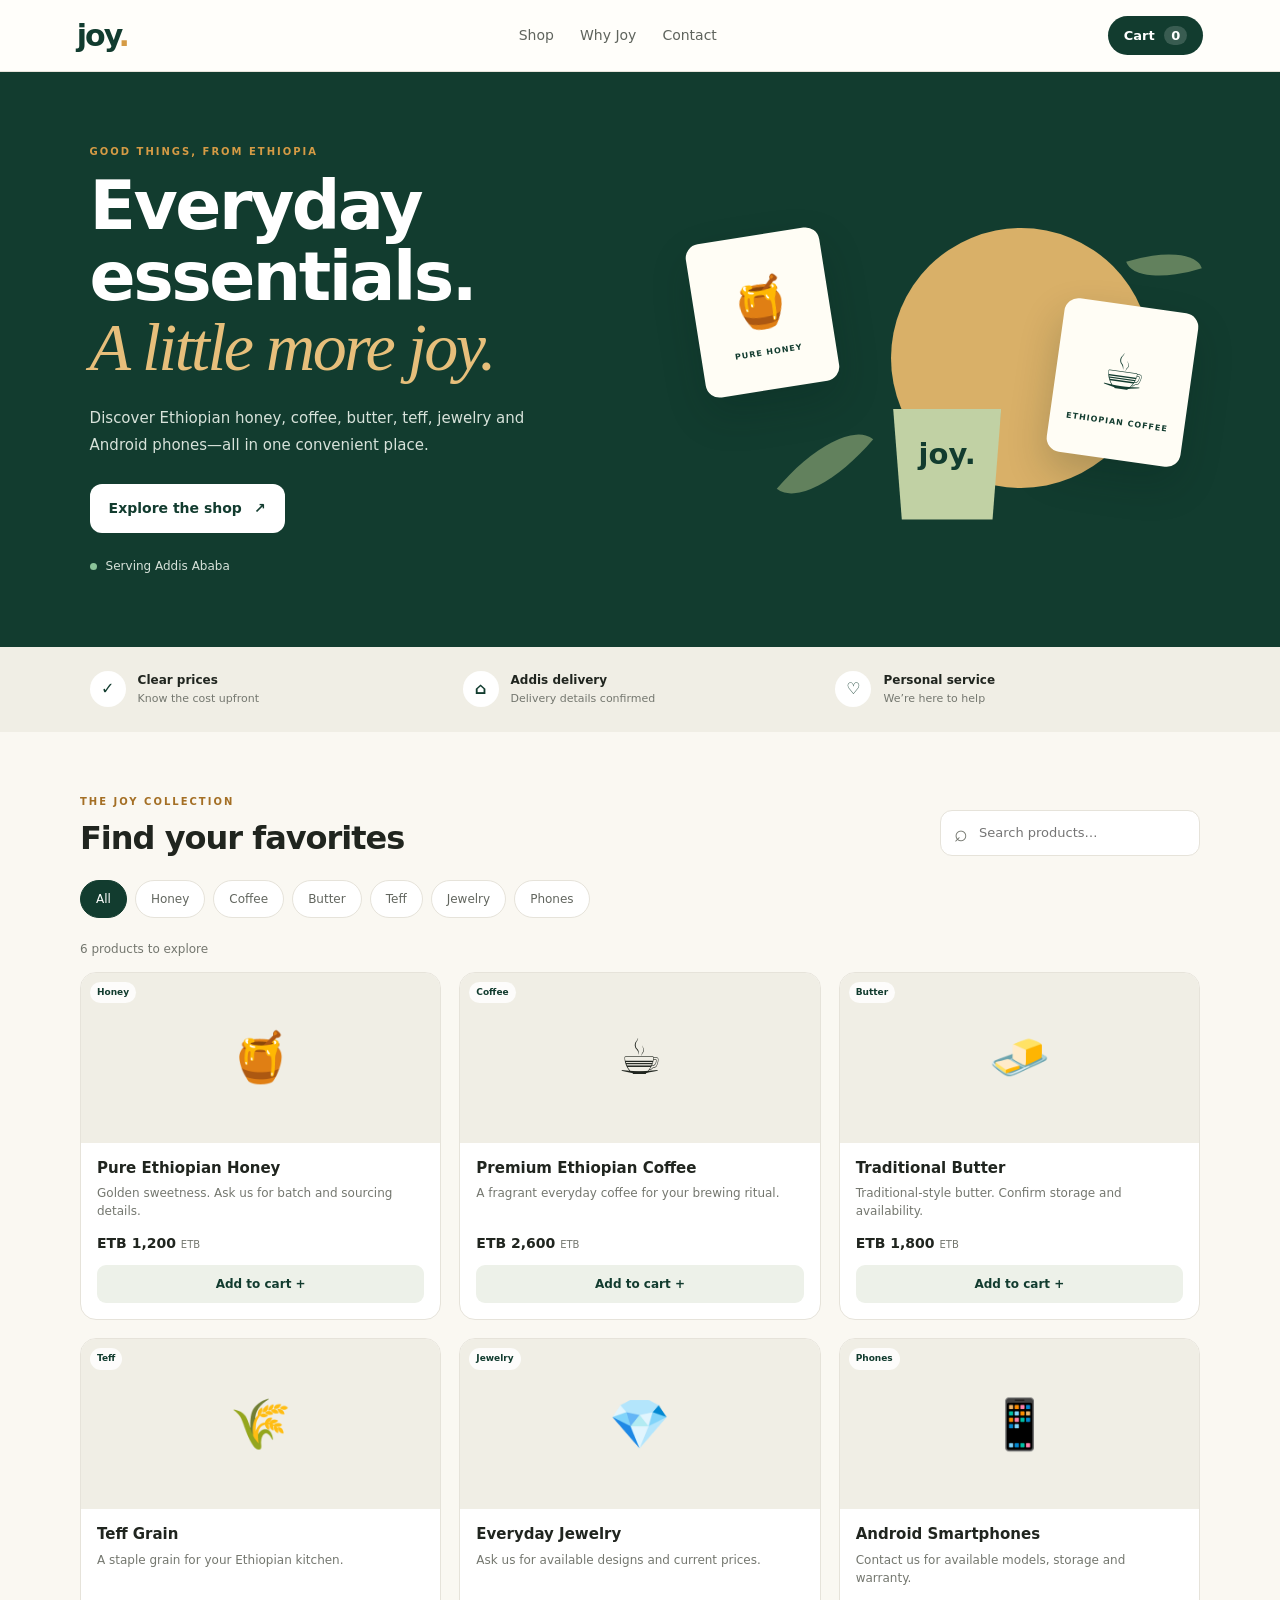
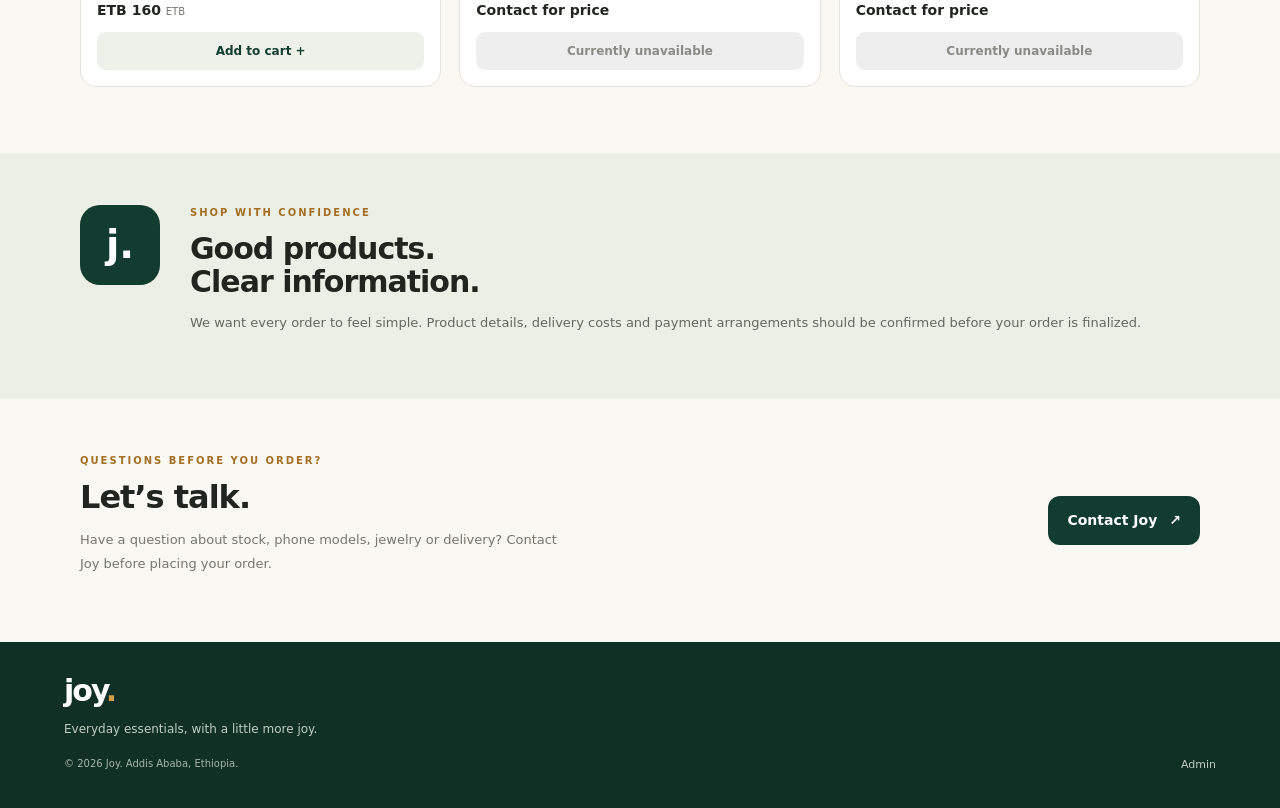
<file: index.html>
<!doctype html>
<html lang="en">
<head>
  <meta charset="utf-8">
  <meta name="viewport" content="width=device-width, initial-scale=1">
  <meta name="theme-color" content="#123c2f">
  <meta name="description" content="Shop Ethiopian honey, coffee, butter, teff, jewelry and Android phones with Joy.">
  <title>Joy — Ethiopian favorites, delivered</title>
  <link rel="stylesheet" href="styles.css">
  <script defer src="store.js"></script>
</head>
<body class="store-page">
  <header class="site-header">
    <a class="brand" href="index.html" aria-label="Joy home">joy<span>.</span></a>
    <nav class="desktop-nav" aria-label="Main navigation">
      <a href="#shop">Shop</a><a href="#why-joy">Why Joy</a><a href="#contact">Contact</a>
    </nav>
    <button class="cart-trigger" id="cart-trigger" aria-label="Open shopping cart">Cart <span id="cart-count">0</span></button>
  </header>

  <main>
    <section class="hero">
      <div class="hero-copy">
        <p class="eyebrow">GOOD THINGS, FROM ETHIOPIA</p>
        <h1>Everyday essentials.<br><em>A little more joy.</em></h1>
        <p class="hero-intro">Discover Ethiopian honey, coffee, butter, teff, jewelry and Android phones—all in one convenient place.</p>
        <a class="button button-light" href="#shop">Explore the shop <span aria-hidden="true">↗</span></a>
        <div class="hero-note"><span class="tiny-dot"></span> Serving Addis Ababa</div>
      </div>
      <div class="hero-art" aria-label="Illustration of honey, coffee, grain and shopping bag">
        <div class="sun-disc"></div>
        <div class="art-card art-card-honey"><span>🍯</span><small>PURE HONEY</small></div>
        <div class="art-card art-card-coffee"><span>☕</span><small>ETHIOPIAN COFFEE</small></div>
        <div class="art-bag"><span>joy.</span></div>
        <div class="art-leaf leaf-one"></div><div class="art-leaf leaf-two"></div>
      </div>
    </section>

    <section class="trust-strip" id="why-joy">
      <div><span class="trust-icon">✓</span><span><b>Clear prices</b><small>Know the cost upfront</small></span></div>
      <div><span class="trust-icon">⌂</span><span><b>Addis delivery</b><small>Delivery details confirmed</small></span></div>
      <div><span class="trust-icon">♡</span><span><b>Personal service</b><small>We’re here to help</small></span></div>
    </section>

    <section class="shop-section section-wrap" id="shop">
      <div class="section-heading">
        <div><p class="eyebrow">THE JOY COLLECTION</p><h2>Find your favorites</h2></div>
        <label class="search-box"><span aria-hidden="true">⌕</span><input id="product-search" type="search" placeholder="Search products…" aria-label="Search products"></label>
      </div>
      <div class="category-tabs" id="category-tabs" aria-label="Filter by category"></div>
      <p class="results-line" id="results-line">Our current picks</p>
      <div class="product-grid" id="product-grid"></div>
    </section>

    <section class="story-band section-wrap">
      <div class="story-mark">j.</div>
      <div><p class="eyebrow">SHOP WITH CONFIDENCE</p><h2>Good products.<br>Clear information.</h2><p>We want every order to feel simple. Product details, delivery costs and payment arrangements should be confirmed before your order is finalized.</p></div>
    </section>

    <section class="contact-section section-wrap" id="contact">
      <div><p class="eyebrow">QUESTIONS BEFORE YOU ORDER?</p><h2>Let’s talk.</h2><p>Have a question about stock, phone models, jewelry or delivery? Contact Joy before placing your order.</p></div>
      <a class="button button-dark" id="contact-link" href="mailto:hello@joy.example">Contact Joy <span aria-hidden="true">↗</span></a>
    </section>
  </main>

  <footer class="site-footer"><a class="brand brand-footer" href="#">joy<span>.</span></a><p>Everyday essentials, with a little more joy.</p><small>© <span id="year"></span> Joy. Addis Ababa, Ethiopia.</small><a class="admin-link" href="admin.html">Admin</a></footer>

  <div class="drawer-backdrop" id="drawer-backdrop" hidden></div>
  <aside class="cart-drawer" id="cart-drawer" aria-label="Shopping cart" aria-hidden="true">
    <div class="drawer-head"><div><p class="eyebrow">YOUR SELECTION</p><h2>Your cart</h2></div><button class="icon-button" id="close-cart" aria-label="Close cart">×</button></div>
    <div class="cart-items" id="cart-items"></div>
    <div class="cart-summary" id="cart-summary"></div>
    <button class="button button-dark full-button" id="checkout-button">Continue to checkout</button>
    <p class="microcopy">Delivery fee and final order details are confirmed before dispatch.</p>
  </aside>

  <dialog class="checkout-dialog" id="checkout-dialog">
    <form id="checkout-form" class="checkout-form">
      <div class="drawer-head"><div><p class="eyebrow">ALMOST THERE</p><h2>Delivery details</h2></div><button type="button" class="icon-button" id="close-checkout" aria-label="Close checkout">×</button></div>
      <p class="form-note">This demo saves orders on this device only. It does not process payments or send your details to a server.</p>
      <label>Full name<input name="name" autocomplete="name" required placeholder="Your name"></label>
      <label>Phone number<input name="phone" type="tel" autocomplete="tel" required placeholder="+251…"></label>
      <label>Delivery area / neighborhood<input name="area" required placeholder="e.g. Bole, Piassa, Ayertena"></label>
      <label>Full delivery address<textarea name="address" rows="2" required placeholder="Building, landmark and directions"></textarea></label>
      <label>Payment method<select name="payment" required><option value="COD">Cash on delivery</option><option value="Online payment (to be enabled)">Online payment (coming soon)</option></select></label>
      <label>Order note (optional)<textarea name="note" rows="2" placeholder="Preferred delivery time, product questions…"></textarea></label>
      <div id="checkout-total" class="checkout-total"></div>
      <button class="button button-dark full-button" type="submit">Place demo order</button>
    </form>
  </dialog>

  <div class="toast" id="toast" role="status" aria-live="polite"></div>
</body>
</html>
</file>
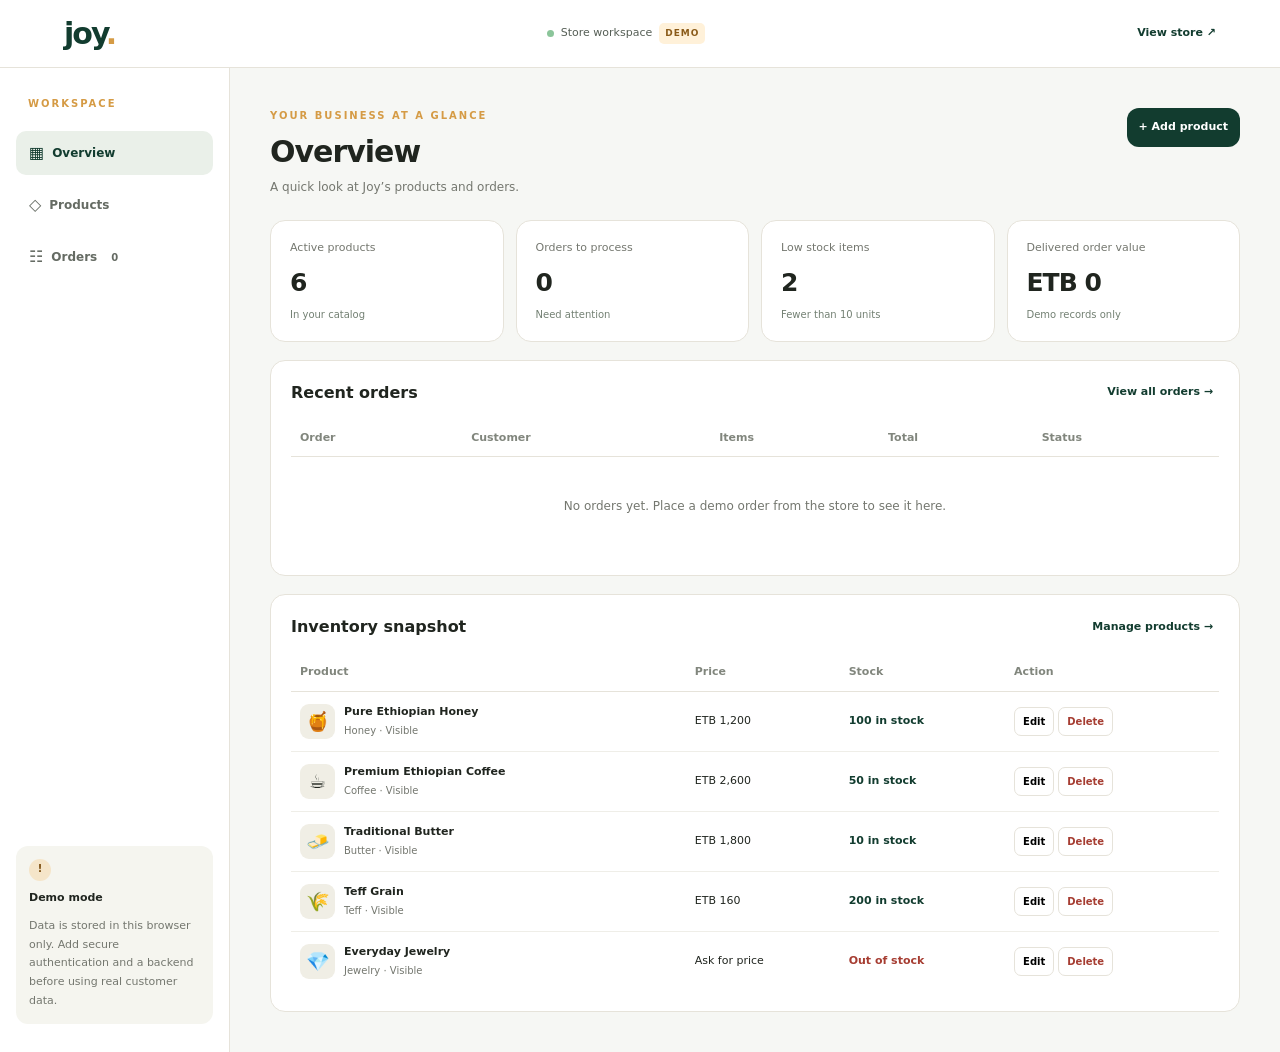
<file: admin.html>
<!doctype html>
<html lang="en">
<head>
  <meta charset="utf-8">
  <meta name="viewport" content="width=device-width, initial-scale=1">
  <meta name="theme-color" content="#123c2f">
  <title>Joy Admin — Store dashboard</title>
  <link rel="stylesheet" href="styles.css">
  <script defer src="admin.js"></script>
</head>
<body class="admin-page">
  <header class="admin-topbar">
    <a class="brand" href="index.html">joy<span>.</span></a>
    <div class="admin-top-label"><span class="status-dot"></span> Store workspace <span class="demo-pill">DEMO</span></div>
    <a class="view-store-link" href="index.html">View store ↗</a>
  </header>
  <main class="admin-layout">
    <aside class="admin-sidebar">
      <p class="eyebrow">WORKSPACE</p>
      <button class="side-link active" data-view="overview"><span>▦</span> Overview</button>
      <button class="side-link" data-view="products"><span>◇</span> Products</button>
      <button class="side-link" data-view="orders"><span>☷</span> Orders <span id="nav-order-count" class="nav-count">0</span></button>
      <div class="sidebar-note"><span class="sidebar-note-icon">!</span><b>Demo mode</b><p>Data is stored in this browser only. Add secure authentication and a backend before using real customer data.</p></div>
    </aside>
    <section class="admin-content">
      <div class="admin-welcome"><div><p class="eyebrow" id="admin-eyebrow">YOUR BUSINESS AT A GLANCE</p><h1 id="admin-title">Overview</h1><p id="admin-subtitle">A quick look at Joy’s products and orders.</p></div><button class="button button-dark admin-add-button" id="top-add-product">+ Add product</button></div>
      <div id="admin-view"></div>
    </section>
  </main>

  <dialog class="admin-dialog" id="product-dialog">
    <form id="product-form" class="admin-form">
      <div class="drawer-head"><div><p class="eyebrow">PRODUCT CATALOG</p><h2 id="product-dialog-title">Add product</h2></div><button type="button" class="icon-button" id="close-product-dialog" aria-label="Close">×</button></div>
      <input type="hidden" name="id">
      <label>Product name<input name="name" required maxlength="90" placeholder="e.g. Sidama Coffee"></label>
      <div class="form-row"><label>Category<select name="category" required><option>Honey</option><option>Coffee</option><option>Butter</option><option>Teff</option><option>Jewelry</option><option>Phones</option></select></label><label>Price (ETB)<input name="price" type="number" min="0" step="1" required></label></div>
      <div class="form-row"><label>Stock quantity<input name="stock" type="number" min="0" step="1" required></label><label>Emoji / icon<input name="icon" maxlength="8" value="📦" required></label></div>
      <label>Short description<textarea name="description" rows="3" maxlength="240" placeholder="A clear, accurate product description"></textarea></label>
      <label class="check-label"><input name="active" type="checkbox" checked> Product is visible in the store</label>
      <button class="button button-dark full-button" type="submit">Save product</button>
    </form>
  </dialog>
  <div class="toast" id="admin-toast" role="status" aria-live="polite"></div>
</body>
</html>
</file>
<file: styles.css>
:root{--green:#123c2f;--green-2:#1c5542;--cream:#faf8f2;--paper:#fffefa;--amber:#d59b45;--ink:#20251f;--muted:#74776f;--line:#e6e3da;--red:#a63d32;--radius:20px;--shadow:0 18px 55px #172a1b14}*{box-sizing:border-box}html{scroll-behavior:smooth}body{margin:0;font-family:Inter,ui-sans-serif,system-ui,-apple-system,BlinkMacSystemFont,"Segoe UI",sans-serif;background:var(--cream);color:var(--ink);line-height:1.5}a{color:inherit;text-decoration:none}button,input,textarea,select{font:inherit}button{cursor:pointer}button:focus-visible,a:focus-visible,input:focus-visible,textarea:focus-visible,select:focus-visible{outline:3px solid #d59b45;outline-offset:3px}.site-header{height:72px;padding:0 5%;display:flex;align-items:center;gap:26px;background:var(--paper);border-bottom:1px solid var(--line);position:sticky;top:0;z-index:5}.brand{font-size:30px;letter-spacing:-2px;font-weight:900;color:var(--green);line-height:1}.brand span{color:var(--amber)}.desktop-nav{display:none;gap:26px;margin-left:auto;color:#5f645d;font-size:14px}.desktop-nav a:hover,.admin-link:hover{color:var(--green)}.cart-trigger{margin-left:auto;background:var(--green);color:white;border:0;border-radius:99px;padding:10px 16px;font-weight:700;font-size:13px}.cart-trigger span{background:#ffffff2a;border-radius:50px;padding:2px 7px;margin-left:5px}.hero{background:var(--green);color:#fff;min-height:500px;padding:55px 7% 46px;display:grid;grid-template-columns:1fr;overflow:hidden;position:relative}.hero-copy{position:relative;z-index:1;max-width:560px}.eyebrow{font-size:10px;letter-spacing:2px;font-weight:800;color:var(--amber);margin:0 0 12px}.hero h1{font-size:clamp(39px,10vw,68px);letter-spacing:-2.5px;line-height:1.04;margin:0;font-weight:850}.hero h1 em{font-family:Georgia,serif;font-weight:400;color:#e7bf7b}.hero-intro{font-size:15px;line-height:1.8;color:#d7e2da;max-width:440px;margin:22px 0 25px}.button{border:0;border-radius:12px;padding:14px 19px;display:inline-flex;align-items:center;justify-content:center;gap:12px;font-weight:750;font-size:14px;transition:transform .15s,background .15s}.button:active{transform:scale(.98)}.button-light{background:#fff;color:var(--green)}.button-dark{background:var(--green);color:#fff}.button-dark:hover{background:var(--green-2)}.hero-note{display:flex;align-items:center;gap:9px;margin-top:24px;font-size:12px;color:#d7e2da}.tiny-dot,.status-dot{width:7px;height:7px;background:#8bc59a;border-radius:50%;display:inline-block}.hero-art{height:210px;position:relative;margin-top:26px}.sun-disc{position:absolute;width:180px;height:180px;border-radius:50%;background:#e4b76c;right:12%;top:5px;opacity:.95}.art-card{position:absolute;background:#fffdf5;color:var(--green);border-radius:14px;box-shadow:0 18px 40px #071e1833;display:flex;flex-direction:column;align-items:center;justify-content:center;width:116px;height:132px;z-index:2}.art-card span{font-size:49px}.art-card small{font-size:8px;letter-spacing:1px;font-weight:850;margin-top:8px}.art-card-honey{top:15px;left:8% ;transform:rotate(-9deg)}.art-card-coffee{top:58px;right:7%;transform:rotate(8deg)}.art-bag{position:absolute;z-index:3;bottom:0;left:40%;background:#c1d1a4;width:86px;height:104px;display:flex;align-items:center;justify-content:center;color:var(--green);font-size:24px;font-weight:900;box-shadow:0 16px 25px #071e1833;clip-path:polygon(0 15%,100% 15%,92% 100%,8% 100%)}.art-leaf{position:absolute;width:42px;height:100px;background:#76936a;border-radius:100% 0 100% 0;transform:rotate(40deg);opacity:.8}.leaf-one{bottom:6px;left:22%}.leaf-two{top:15px;right:1%;transform:rotate(72deg) scale(.7)}.trust-strip{background:#f0eee5;display:grid;grid-template-columns:1fr;gap:18px;padding:24px 7%}.trust-strip>div{display:flex;align-items:center;gap:12px}.trust-icon{display:grid;place-items:center;width:36px;height:36px;border-radius:50%;background:#fff;color:var(--green);font-weight:900}.trust-strip b,.trust-strip small{display:block}.trust-strip b{font-size:12px}.trust-strip small{font-size:11px;color:var(--muted);margin-top:2px}.section-wrap{padding-left:5%;padding-right:5%}.shop-section{padding-top:62px;padding-bottom:66px}.section-heading{display:flex;flex-direction:column;gap:20px}.section-heading h2,.story-band h2,.contact-section h2{font-size:32px;line-height:1.1;letter-spacing:-1px;margin:0}.section-heading .eyebrow,.story-band .eyebrow,.contact-section .eyebrow{color:#a46f25}.search-box{height:46px;display:flex;align-items:center;gap:9px;padding:0 13px;background:#fff;border:1px solid var(--line);border-radius:12px;color:var(--muted)}.search-box span{font-size:23px}.search-box input{border:0;outline:0;background:transparent;width:100%;min-width:0;font-size:13px}.category-tabs{display:flex;gap:8px;overflow-x:auto;padding:24px 0 8px;scrollbar-width:thin}.category-tab{flex:0 0 auto;border:1px solid var(--line);background:#fff;border-radius:99px;padding:9px 15px;font-size:12px;color:#62665f}.category-tab.active{background:var(--green);border-color:var(--green);color:white}.results-line{font-size:12px;color:var(--muted);margin:14px 0}.product-grid{display:grid;grid-template-columns:repeat(2,minmax(0,1fr));gap:12px}.product-card{background:#fff;border:1px solid var(--line);border-radius:16px;overflow:hidden;min-width:0;display:flex;flex-direction:column}.product-visual{height:126px;background:#f0eee5;display:grid;place-items:center;font-size:49px;position:relative}.product-category{position:absolute;left:9px;top:9px;background:#ffffffdb;padding:4px 7px;border-radius:99px;font-size:9px;font-weight:750;color:var(--green)}.product-body{padding:12px;display:flex;flex-direction:column;flex:1}.product-body h3{font-size:14px;line-height:1.3;margin:0 0 6px}.product-desc{font-size:11px;color:var(--muted);line-height:1.5;margin:0 0 13px;flex:1}.product-price{font-weight:850;font-size:14px;margin:0 0 11px}.product-price small{font-weight:500;color:var(--muted);font-size:10px}.add-button{border:0;border-radius:9px;background:#edf1e9;color:var(--green);padding:10px 8px;font-size:11px;font-weight:800}.add-button:disabled{background:#eee;color:#898b84;cursor:not-allowed}.story-band{padding-top:38px;padding-bottom:38px;background:#ecefe5;display:grid;grid-template-columns:74px 1fr;gap:20px;align-items:start}.story-mark{width:66px;height:66px;display:grid;place-items:center;background:var(--green);border-radius:20px;color:#fff;font-size:32px;font-weight:900}.story-band h2{font-size:30px}.story-band p:not(.eyebrow){font-size:13px;color:#646960;line-height:1.8}.contact-section{padding-top:54px;padding-bottom:54px;display:flex;flex-direction:column;align-items:flex-start;gap:22px}.contact-section p:not(.eyebrow){font-size:13px;line-height:1.8;color:var(--muted);max-width:500px}.site-footer{background:#102f25;color:#d9e1da;padding:34px 5%;position:relative}.brand-footer{color:#fff;display:inline-block}.site-footer p{font-size:12px;color:#c0cec3}.site-footer small{font-size:10px;color:#a6b8aa}.admin-link{position:absolute;right:5%;bottom:35px;font-size:11px;color:#c0cec3}.drawer-backdrop{position:fixed;inset:0;background:#0c1711a8;z-index:10}.cart-drawer{position:fixed;right:0;top:0;bottom:0;width:min(100%,430px);background:var(--paper);z-index:11;transform:translateX(102%);transition:transform .25s;padding:24px;display:flex;flex-direction:column;overflow-y:auto}.cart-drawer.open{transform:translateX(0)}.drawer-head{display:flex;justify-content:space-between;align-items:center;gap:15px}.drawer-head h2{font-size:25px;margin:0;letter-spacing:-.7px}.drawer-head .eyebrow{margin-bottom:5px}.icon-button{border:1px solid var(--line);background:#fff;border-radius:50%;width:38px;height:38px;font-size:24px;line-height:1;color:var(--ink);flex:0 0 auto}.cart-items{margin:20px 0;overflow-y:auto}.empty-cart{color:var(--muted);font-size:13px;padding:25px 0}.cart-row{display:grid;grid-template-columns:48px 1fr auto;gap:10px;align-items:center;border-bottom:1px solid var(--line);padding:13px 0}.cart-emoji{height:48px;width:48px;background:#f0eee5;border-radius:10px;display:grid;place-items:center;font-size:24px}.cart-row h3{font-size:12px;margin:0 0 4px}.cart-row small{font-size:11px;color:var(--muted)}.qty-controls{display:flex;align-items:center;gap:8px;margin-top:6px}.qty-controls button{border:1px solid var(--line);background:white;border-radius:6px;width:25px;height:25px}.cart-line-price{font-size:12px;font-weight:800;white-space:nowrap}.cart-summary{border-top:1px solid var(--line);padding:16px 0;margin-top:auto}.summary-line{display:flex;justify-content:space-between;font-size:13px;margin:7px 0}.summary-line.total{font-weight:850;font-size:16px;padding-top:8px}.full-button{width:100%}.microcopy,.form-note{font-size:11px;color:var(--muted);line-height:1.7}.checkout-dialog,.admin-dialog{border:0;border-radius:22px;padding:24px;width:min(94vw,500px);max-height:90vh;overflow-y:auto;box-shadow:var(--shadow);background:var(--paper);color:var(--ink)}.checkout-dialog::backdrop,.admin-dialog::backdrop{background:#0c1711a8}.checkout-form,.admin-form{display:flex;flex-direction:column;gap:14px}.checkout-form>label,.admin-form>label,.form-row label{display:flex;flex-direction:column;gap:6px;font-size:12px;font-weight:750}.checkout-form input,.checkout-form textarea,.checkout-form select,.admin-form input:not([type=checkbox]),.admin-form textarea,.admin-form select{width:100%;border:1px solid #dcd9cf;background:#fff;border-radius:10px;padding:12px;font-size:13px;color:var(--ink)}.checkout-total{display:flex;justify-content:space-between;border-top:1px solid var(--line);padding-top:15px;font-weight:850}.toast{position:fixed;bottom:20px;left:50%;transform:translate(-50%,20px);background:#182d23;color:white;padding:12px 17px;border-radius:12px;font-size:12px;z-index:30;opacity:0;pointer-events:none;transition:.2s;max-width:90vw;text-align:center}.toast.show{opacity:1;transform:translate(-50%,0)}body.no-scroll{overflow:hidden}
/* Admin */
.admin-page{background:#f6f7f4;min-height:100vh}.admin-topbar{height:68px;background:white;border-bottom:1px solid var(--line);display:flex;align-items:center;justify-content:space-between;padding:0 5%;gap:12px}.admin-top-label{font-size:11px;color:#555e55;display:flex;align-items:center;gap:7px}.demo-pill{font-size:9px;font-weight:900;letter-spacing:1px;background:#fff1d9;color:#8a5a18;padding:4px 6px;border-radius:5px}.view-store-link{font-size:11px;font-weight:750;color:var(--green);white-space:nowrap}.admin-layout{display:block;max-width:1400px;margin:0 auto}.admin-sidebar{background:#fff;border-bottom:1px solid var(--line);padding:16px 5%;display:flex;gap:8px;overflow-x:auto}.admin-sidebar>.eyebrow{display:none}.side-link{border:0;background:transparent;color:#656b63;padding:10px 13px;border-radius:10px;white-space:nowrap;font-size:12px;font-weight:700;display:flex;align-items:center;gap:8px}.side-link.active{background:#eaf0e9;color:var(--green)}.side-link>span:first-child{font-size:16px}.nav-count{background:#fff;border-radius:99px;padding:2px 6px;font-size:10px}.sidebar-note{display:none}.admin-content{padding:26px 5% 60px;min-width:0}.admin-welcome{display:flex;align-items:flex-start;justify-content:space-between;gap:12px;margin-bottom:24px}.admin-welcome h1{font-size:30px;letter-spacing:-1px;margin:0;line-height:1.15}.admin-welcome p:not(.eyebrow){font-size:12px;color:var(--muted);margin:8px 0 0}.admin-add-button{font-size:11px;padding:11px 12px;white-space:nowrap}.metric-grid{display:grid;grid-template-columns:repeat(2,minmax(0,1fr));gap:12px}.metric-card{background:white;border:1px solid var(--line);border-radius:15px;padding:16px;min-width:0}.metric-label{font-size:11px;color:var(--muted)}.metric-value{font-size:25px;font-weight:850;letter-spacing:-1px;margin-top:8px;overflow-wrap:anywhere}.metric-note{font-size:10px;color:#738073;margin-top:5px}.admin-panel{background:#fff;border:1px solid var(--line);border-radius:15px;padding:16px;margin-top:18px;min-width:0}.panel-head{display:flex;justify-content:space-between;align-items:center;gap:12px;margin-bottom:15px}.panel-head h2{font-size:16px;margin:0}.text-action{border:0;background:transparent;color:var(--green);font-size:11px;font-weight:800}.table-wrap{overflow-x:auto;width:100%}.admin-table{width:100%;border-collapse:collapse;white-space:nowrap;font-size:11px}.admin-table th{text-align:left;color:#81867d;font-weight:650;padding:10px 9px;border-bottom:1px solid var(--line)}.admin-table td{padding:12px 9px;border-bottom:1px solid #efeee8;vertical-align:middle}.admin-table tr:last-child td{border-bottom:0}.table-product{display:flex;align-items:center;gap:9px}.table-emoji{display:grid;place-items:center;width:35px;height:35px;border-radius:9px;background:#f0eee5;font-size:19px;flex:0 0 auto}.table-product b,.table-product small{display:block}.table-product b{font-size:11px}.table-product small{font-size:10px;color:var(--muted);margin-top:3px}.stock-low{color:#a05e16;font-weight:800}.stock-ok{color:var(--green);font-weight:800}.stock-out{color:var(--red);font-weight:800}.status-badge{display:inline-block;border-radius:99px;padding:5px 8px;background:#edf1e9;color:var(--green);font-size:10px;font-weight:750}.status-badge.pending{background:#fff0d9;color:#8a5a18}.status-badge.cancelled{background:#f8e6e3;color:#96392f}.status-badge.delivered{background:#e4f2e6;color:#28673a}.row-action{border:1px solid var(--line);background:#fff;border-radius:7px;padding:6px 8px;font-size:10px;font-weight:750;margin-right:4px}.row-action.danger{color:var(--red)}.empty-state{padding:28px 10px;text-align:center;color:var(--muted);font-size:12px}.admin-toolbar{display:flex;flex-direction:column;gap:10px;margin-bottom:15px}.admin-toolbar input,.admin-toolbar select{width:100%;padding:11px 12px;border:1px solid var(--line);border-radius:10px;background:white;font-size:12px}.form-row{display:grid;grid-template-columns:1fr 1fr;gap:12px}.check-label{display:flex!important;flex-direction:row!important;align-items:center;gap:8px!important}.check-label input{width:16px!important;height:16px}.admin-toast{z-index:40}@media(min-width:600px){.desktop-nav{display:flex}.site-header{padding:0 6%}.hero{padding:72px 7%;grid-template-columns:1.1fr .9fr;align-items:center;min-height:510px}.hero-art{height:320px;margin-top:0}.sun-disc{width:260px;height:260px;right:8%;top:28px}.art-card{width:135px;height:155px}.art-card-honey{top:35px;left:0}.art-card-coffee{top:105px;right:0}.art-bag{width:108px;height:130px;left:40%;font-size:29px}.trust-strip{grid-template-columns:repeat(3,1fr);padding:24px 7%}.section-heading{flex-direction:row;align-items:end;justify-content:space-between}.search-box{width:260px}.product-grid{grid-template-columns:repeat(3,minmax(0,1fr));gap:18px}.product-visual{height:170px}.product-body{padding:16px}.product-body h3{font-size:15px}.product-desc{font-size:12px}.add-button{font-size:12px}.story-band{grid-template-columns:90px 1fr;padding-top:52px;padding-bottom:52px}.story-mark{width:80px;height:80px;font-size:39px}.contact-section{flex-direction:row;justify-content:space-between;align-items:center}.admin-layout{display:grid;grid-template-columns:210px minmax(0,1fr)}.admin-sidebar{border:0;border-right:1px solid var(--line);min-height:calc(100vh - 68px);padding:28px 16px;display:flex;flex-direction:column;align-items:stretch;overflow:visible}.admin-sidebar>.eyebrow{display:block;padding-left:12px}.side-link{width:100%}.sidebar-note{display:block;margin-top:auto;background:#f5f5ef;border-radius:12px;padding:13px;font-size:11px}.sidebar-note-icon{display:grid;place-items:center;width:22px;height:22px;border-radius:50%;background:#f5e5c9;color:#865a1e;font-weight:900;margin-bottom:9px}.sidebar-note b{display:block}.sidebar-note p{line-height:1.7;color:var(--muted);margin-bottom:0}.admin-content{padding:34px 28px 60px}.metric-grid{grid-template-columns:repeat(4,minmax(0,1fr))}.admin-toolbar{flex-direction:row}.admin-toolbar input{max-width:300px}.admin-toolbar select{max-width:190px}.admin-panel{padding:20px}.metric-card{padding:19px}}@media(min-width:1000px){.hero{padding-left:max(7%,calc((100vw - 1120px)/2));padding-right:max(7%,calc((100vw - 1120px)/2))}.section-wrap{padding-left:max(5%,calc((100vw - 1120px)/2));padding-right:max(5%,calc((100vw - 1120px)/2))}.product-grid{grid-template-columns:repeat(3,minmax(0,1fr))}.admin-content{padding:40px}.admin-layout{grid-template-columns:230px minmax(0,1fr)}}@media(max-width:360px){.hero{padding-left:5%;padding-right:5%}.hero h1{font-size:36px}.product-grid{gap:8px}.product-body{padding:10px}.product-visual{height:105px}.product-body h3{font-size:12px}.metric-card{padding:12px}.metric-value{font-size:21px}}
</file>
